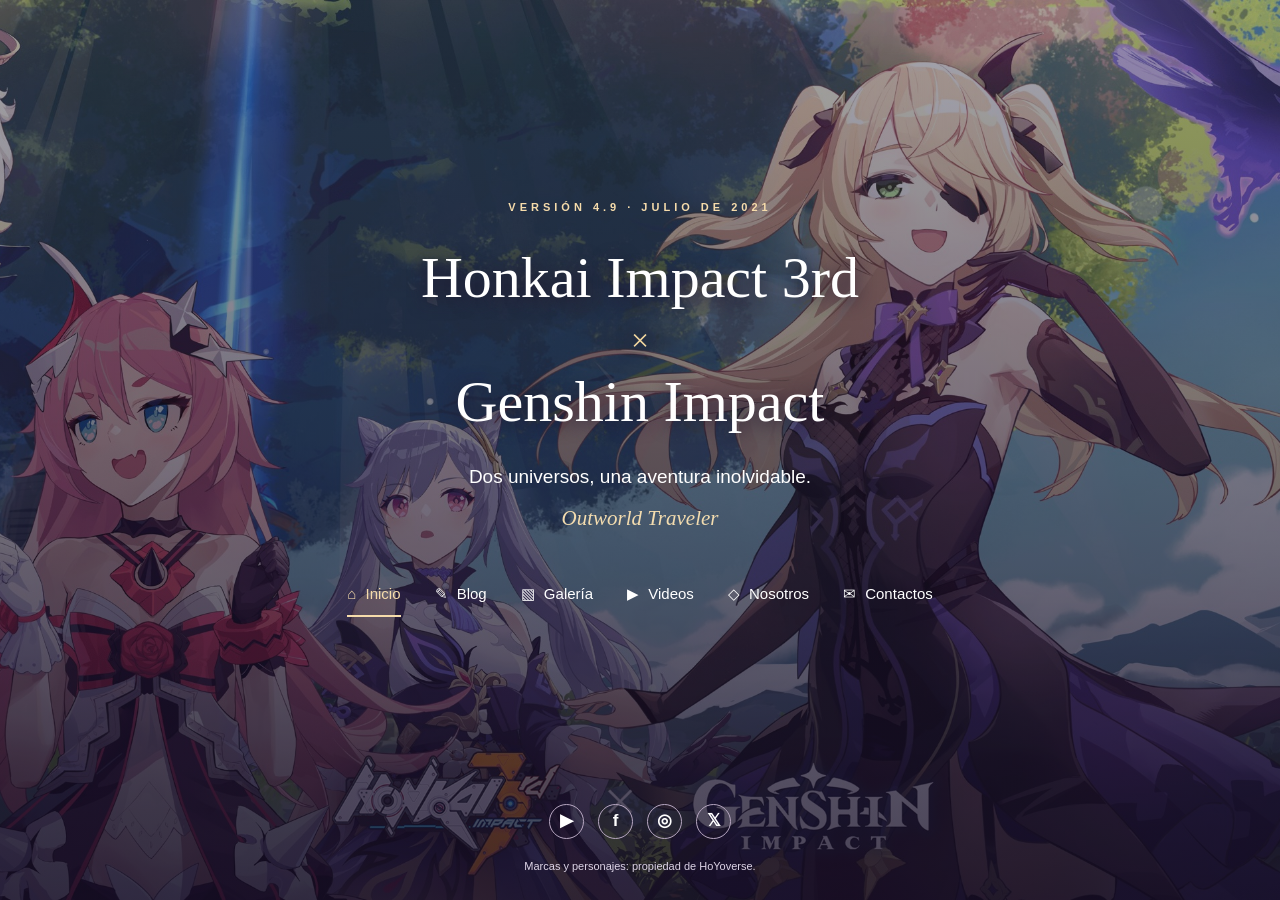
<file: index.html>
<!DOCTYPE html>
<html lang="es">
<head>
    <meta charset="UTF-8">
    <meta name="viewport" content="width=device-width, initial-scale=1.0">
    <meta name="description" content="Un recuerdo de la colaboración de 2021 entre Honkai Impact 3rd y Genshin Impact: Outworld Traveler.">
    <title>Honkai Impact 3rd × Genshin Impact | Inicio</title>
    <link rel="icon" type="image/png" href="img/favicon.png">
    <link rel="stylesheet" href="css/style.css">
</head>
<body class="portada">
    <main class="inicio">
        <p class="etiqueta">VERSIÓN 4.9 · JULIO DE 2021</p>
        <h1>Honkai Impact 3rd <span class="cruce">×</span> Genshin Impact</h1>
        <p class="eslogan">Dos universos, una aventura inolvidable.</p>
        <p class="subtitulo">Outworld Traveler</p>
        <nav class="menu menu-inicio" aria-label="Navegación principal">
            <a class="activo" href="index.html" aria-current="page"><span aria-hidden="true">⌂</span> Inicio</a>
            <a href="blog.html"><span aria-hidden="true">✎</span> Blog</a>
            <a href="galeria.html"><span aria-hidden="true">▧</span> Galería</a>
            <a href="videos.html"><span aria-hidden="true">▶</span> Videos</a>
            <a href="nosotros.html"><span aria-hidden="true">◇</span> Nosotros</a>
            <a href="contactos.html"><span aria-hidden="true">✉</span> Contactos</a>
        </nav>
    </main>
    <footer class="pie-inicio">
        <nav class="redes" aria-label="Redes oficiales de Honkai Impact 3rd">
            <a href="https://www.youtube.com/@HonkaiImpact3rd" aria-label="YouTube de Honkai Impact 3rd" title="YouTube"><span aria-hidden="true">▶</span></a>
            <a href="https://www.facebook.com/global.honkaiimpact/" aria-label="Facebook de Honkai Impact 3rd" title="Facebook"><span aria-hidden="true">f</span></a>
            <a href="https://www.instagram.com/honkaiimpact3rd/" aria-label="Instagram de Honkai Impact 3rd" title="Instagram"><span aria-hidden="true">◎</span></a>
            <a href="https://x.com/HonkaiImpact3rd" aria-label="X de Honkai Impact 3rd" title="X"><span aria-hidden="true">𝕏</span></a>
        </nav>
        <p>Marcas y personajes: propiedad de HoYoverse.</p>
    </footer>
</body>
</html>
</file>
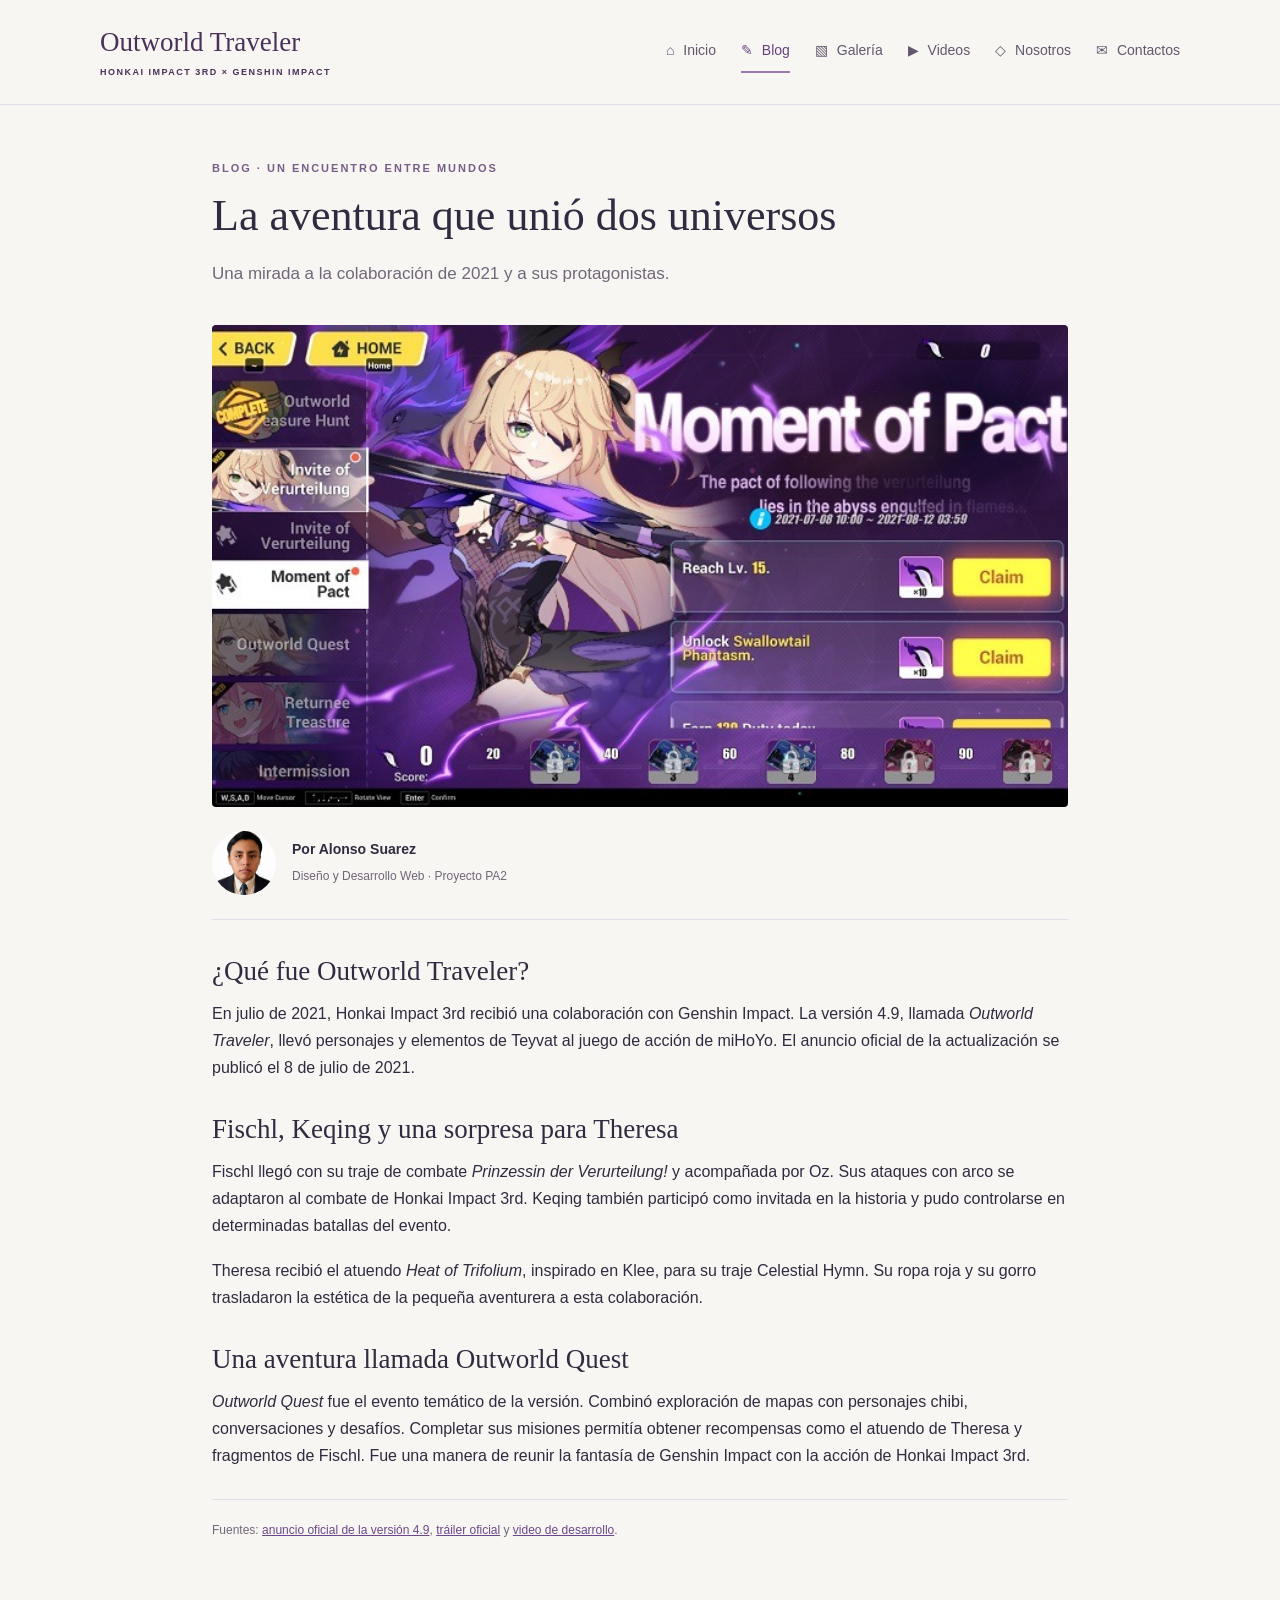
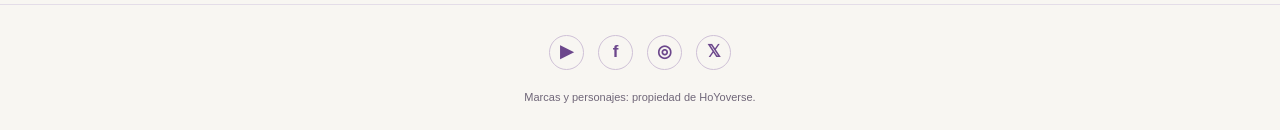
<file: blog.html>
<!DOCTYPE html>
<html lang="es">
<head>
    <meta charset="UTF-8">
    <meta name="viewport" content="width=device-width, initial-scale=1.0">
    <meta name="description" content="Conoce el crossover de 2021, la llegada de Fischl, la participación de Keqing y el evento Outworld Quest.">
    <title>Blog | Outworld Traveler</title>
    <link rel="icon" type="image/png" href="img/favicon.png">
    <link rel="stylesheet" href="css/style.css">
</head>
<body>
    <header class="cabecera">
        <div class="barra">
            <a class="marca" href="index.html">Outworld Traveler<span>HONKAI IMPACT 3RD × GENSHIN IMPACT</span></a>
            <nav class="menu" aria-label="Navegación principal">
                <a href="index.html"><span aria-hidden="true">⌂</span> Inicio</a>
                <a class="activo" href="blog.html" aria-current="page"><span aria-hidden="true">✎</span> Blog</a>
                <a href="galeria.html"><span aria-hidden="true">▧</span> Galería</a>
                <a href="videos.html"><span aria-hidden="true">▶</span> Videos</a>
                <a href="nosotros.html"><span aria-hidden="true">◇</span> Nosotros</a>
                <a href="contactos.html"><span aria-hidden="true">✉</span> Contactos</a>
            </nav>
        </div>
    </header>
    <main class="contenido">
        <article class="articulo">
            <p class="etiqueta">BLOG · UN ENCUENTRO ENTRE MUNDOS</p>
            <h1>La aventura que unió dos universos</h1>
            <p class="introduccion">Una mirada a la colaboración de 2021 y a sus protagonistas.</p>
            <img class="imagen-blog" src="img/blog.jpg" alt="Fischl en la pantalla del evento Moment of Pact durante la colaboración de Honkai Impact 3rd y Genshin Impact" width="700" height="394">
            <div class="autor">
                <img src="img/autor.jpg" alt="Retrato de Alonso Suarez, autor del sitio" width="64" height="64">
                <div><p>Por Alonso Suarez</p><span>Diseño y Desarrollo Web · Proyecto PA2</span></div>
            </div>
            <h2>¿Qué fue Outworld Traveler?</h2>
            <p>En julio de 2021, Honkai Impact 3rd recibió una colaboración con Genshin Impact. La versión 4.9, llamada <em>Outworld Traveler</em>, llevó personajes y elementos de Teyvat al juego de acción de miHoYo. El anuncio oficial de la actualización se publicó el 8 de julio de 2021.</p>
            <h2>Fischl, Keqing y una sorpresa para Theresa</h2>
            <p>Fischl llegó con su traje de combate <em>Prinzessin der Verurteilung!</em> y acompañada por Oz. Sus ataques con arco se adaptaron al combate de Honkai Impact 3rd. Keqing también participó como invitada en la historia y pudo controlarse en determinadas batallas del evento.</p>
            <p>Theresa recibió el atuendo <em>Heat of Trifolium</em>, inspirado en Klee, para su traje Celestial Hymn. Su ropa roja y su gorro trasladaron la estética de la pequeña aventurera a esta colaboración.</p>
            <h2>Una aventura llamada Outworld Quest</h2>
            <p><em>Outworld Quest</em> fue el evento temático de la versión. Combinó exploración de mapas con personajes chibi, conversaciones y desafíos. Completar sus misiones permitía obtener recompensas como el atuendo de Theresa y fragmentos de Fischl. Fue una manera de reunir la fantasía de Genshin Impact con la acción de Honkai Impact 3rd.</p>
            <p class="fuentes">Fuentes: <a href="https://www.hoyolab.com/article/529323">anuncio oficial de la versión 4.9</a>, <a href="https://www.youtube.com/watch?v=KgnqhEYO-0s">tráiler oficial</a> y <a href="https://www.youtube.com/watch?v=KMlNWz0NUnk">video de desarrollo</a>.</p>
        </article>
    </main>
    <footer class="pie">
        <nav class="redes" aria-label="Redes oficiales de Honkai Impact 3rd">
            <a href="https://www.youtube.com/@HonkaiImpact3rd" aria-label="YouTube de Honkai Impact 3rd" title="YouTube"><span aria-hidden="true">▶</span></a>
            <a href="https://www.facebook.com/global.honkaiimpact/" aria-label="Facebook de Honkai Impact 3rd" title="Facebook"><span aria-hidden="true">f</span></a>
            <a href="https://www.instagram.com/honkaiimpact3rd/" aria-label="Instagram de Honkai Impact 3rd" title="Instagram"><span aria-hidden="true">◎</span></a>
            <a href="https://x.com/HonkaiImpact3rd" aria-label="X de Honkai Impact 3rd" title="X"><span aria-hidden="true">𝕏</span></a>
        </nav>
        <p>Marcas y personajes: propiedad de HoYoverse.</p>
    </footer>
</body>
</html>
</file>
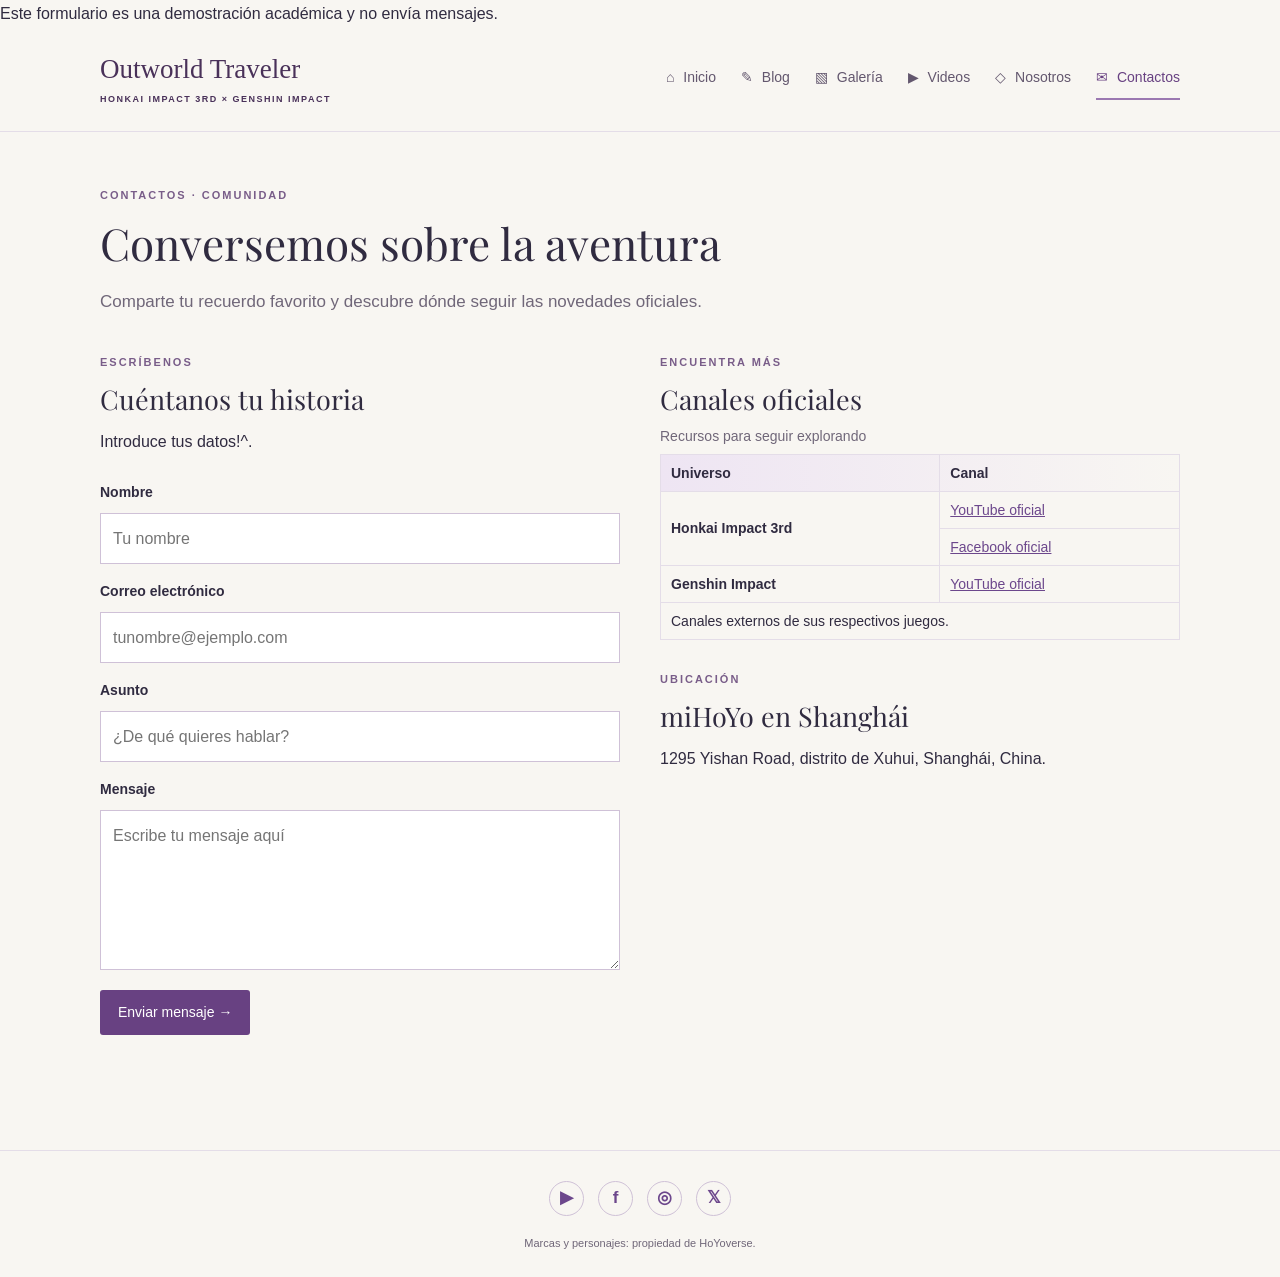
<file: contactos.html>
Este formulario es una demostración académica y no envía mensajes.<!DOCTYPE html>
<html lang="es">
<head>
    <meta charset="UTF-8">
    <meta name="viewport" content="width=device-width, initial-scale=1.0">
    <meta name="description" content="Explora los canales oficiales y comparte tu recuerdo de Outworld Traveler.">
    <title>Contactos | Outworld Traveler</title>
    <link rel="icon" type="image/png" href="img/favicon.png">
    <link rel="preconnect" href="https://fonts.googleapis.com">
    <link rel="preconnect" href="https://fonts.gstatic.com" crossorigin>
    <link href="https://fonts.googleapis.com/css2?family=Playfair+Display:wght@400;600&display=swap" rel="stylesheet">
    <link rel="stylesheet" href="css/style.css">
    <script src="js/contactos.js" defer></script>
</head>
<body>
    <header class="cabecera">
        <div class="barra">
            <a class="marca" href="index.html">Outworld Traveler<span>HONKAI IMPACT 3RD × GENSHIN IMPACT</span></a>
            <nav class="menu" aria-label="Navegación principal">
                <a href="index.html"><span aria-hidden="true">⌂</span> Inicio</a>
                <a href="blog.html"><span aria-hidden="true">✎</span> Blog</a>
                <a href="galeria.html"><span aria-hidden="true">▧</span> Galería</a>
                <a href="videos.html"><span aria-hidden="true">▶</span> Videos</a>
                <a href="nosotros.html"><span aria-hidden="true">◇</span> Nosotros</a>
                <a class="activo" href="contactos.html" aria-current="page"><span aria-hidden="true">✉</span> Contactos</a>
            </nav>
        </div>
    </header>
    <main class="contenido pagina-pa3">
        <p class="etiqueta">CONTACTOS · COMUNIDAD</p>
        <h1>Conversemos sobre la aventura</h1>
        <p class="introduccion">Comparte tu recuerdo favorito y descubre dónde seguir las novedades oficiales.</p>
        <div class="contactos-grid">
            <section class="panel-contacto" aria-labelledby="titulo-formulario">
                <p class="etiqueta">ESCRÍBENOS</p>
                <h2 id="titulo-formulario">Cuéntanos tu historia</h2>
                <p>Introduce tus datos!^.</p>
                <form id="formulario-contacto">
                    <label for="nombre">Nombre</label>
                    <input id="nombre" name="nombre" type="text" placeholder="Tu nombre" required autocomplete="name">
                    <label for="correo">Correo electrónico</label>
                    <input id="correo" name="correo" type="email" placeholder="tunombre@ejemplo.com" required autocomplete="email">
                    <label for="asunto">Asunto</label>
                    <input id="asunto" name="asunto" type="text" placeholder="¿De qué quieres hablar?" required>
                    <label for="mensaje">Mensaje</label>
                    <textarea id="mensaje" name="mensaje" rows="5" placeholder="Escribe tu mensaje aquí" required></textarea>
                    <button type="submit">Enviar mensaje <span aria-hidden="true">→</span></button>
                    <p class="estado-formulario" role="status" aria-live="polite"></p>
                </form>
            </section>
            <div class="contactos-info">
                <section class="panel-contacto" aria-labelledby="titulo-canales">
                    <p class="etiqueta">ENCUENTRA MÁS</p>
                    <h2 id="titulo-canales">Canales oficiales</h2>
                    <div class="tabla-contenedor">
                        <table>
                            <caption>Recursos para seguir explorando</caption>
                            <thead><tr><th scope="col">Universo</th><th scope="col">Canal</th></tr></thead>
                            <tbody>
                                <tr><th scope="rowgroup" rowspan="2">Honkai Impact 3rd</th><td><a href="https://www.youtube.com/@HonkaiImpact3rd">YouTube oficial</a></td></tr>
                                <tr><td><a href="https://www.facebook.com/global.honkaiimpact/">Facebook oficial</a></td></tr>
                                <tr><th scope="row">Genshin Impact</th><td><a href="https://www.youtube.com/@GenshinImpact">YouTube oficial</a></td></tr>
                                <tr><td colspan="2">Canales externos de sus respectivos juegos.</td></tr>
                            </tbody>
                        </table>
                    </div>
                </section>
                <section class="panel-contacto" aria-labelledby="titulo-mapa">
                    <p class="etiqueta">UBICACIÓN</p>
                    <h2 id="titulo-mapa">miHoYo en Shanghái</h2>
                    <p>1295 Yishan Road, distrito de Xuhui, Shanghái, China.</p>
                    <iframe class="mapa" title="Mapa de las oficinas de miHoYo en 1295 Yishan Road, Shanghái" src="https://maps.google.com/maps?q=1295%20Yishan%20Road%2C%20Xuhui%2C%20Shanghai%2C%20China&amp;z=16&amp;output=embed" loading="lazy" referrerpolicy="no-referrer-when-downgrade"></iframe>
                </section>
            </div>
        </div>
    </main>
    <footer class="pie">
        <nav class="redes" aria-label="Redes oficiales de Honkai Impact 3rd">
            <a href="https://www.youtube.com/@HonkaiImpact3rd" aria-label="YouTube de Honkai Impact 3rd" title="YouTube"><span aria-hidden="true">▶</span></a>
            <a href="https://www.facebook.com/global.honkaiimpact/" aria-label="Facebook de Honkai Impact 3rd" title="Facebook"><span aria-hidden="true">f</span></a>
            <a href="https://www.instagram.com/honkaiimpact3rd/" aria-label="Instagram de Honkai Impact 3rd" title="Instagram"><span aria-hidden="true">◎</span></a>
            <a href="https://x.com/HonkaiImpact3rd" aria-label="X de Honkai Impact 3rd" title="X"><span aria-hidden="true">𝕏</span></a>
        </nav>
        <p>Marcas y personajes: propiedad de HoYoverse.</p>
    </footer>
</body>
</html>
</file>
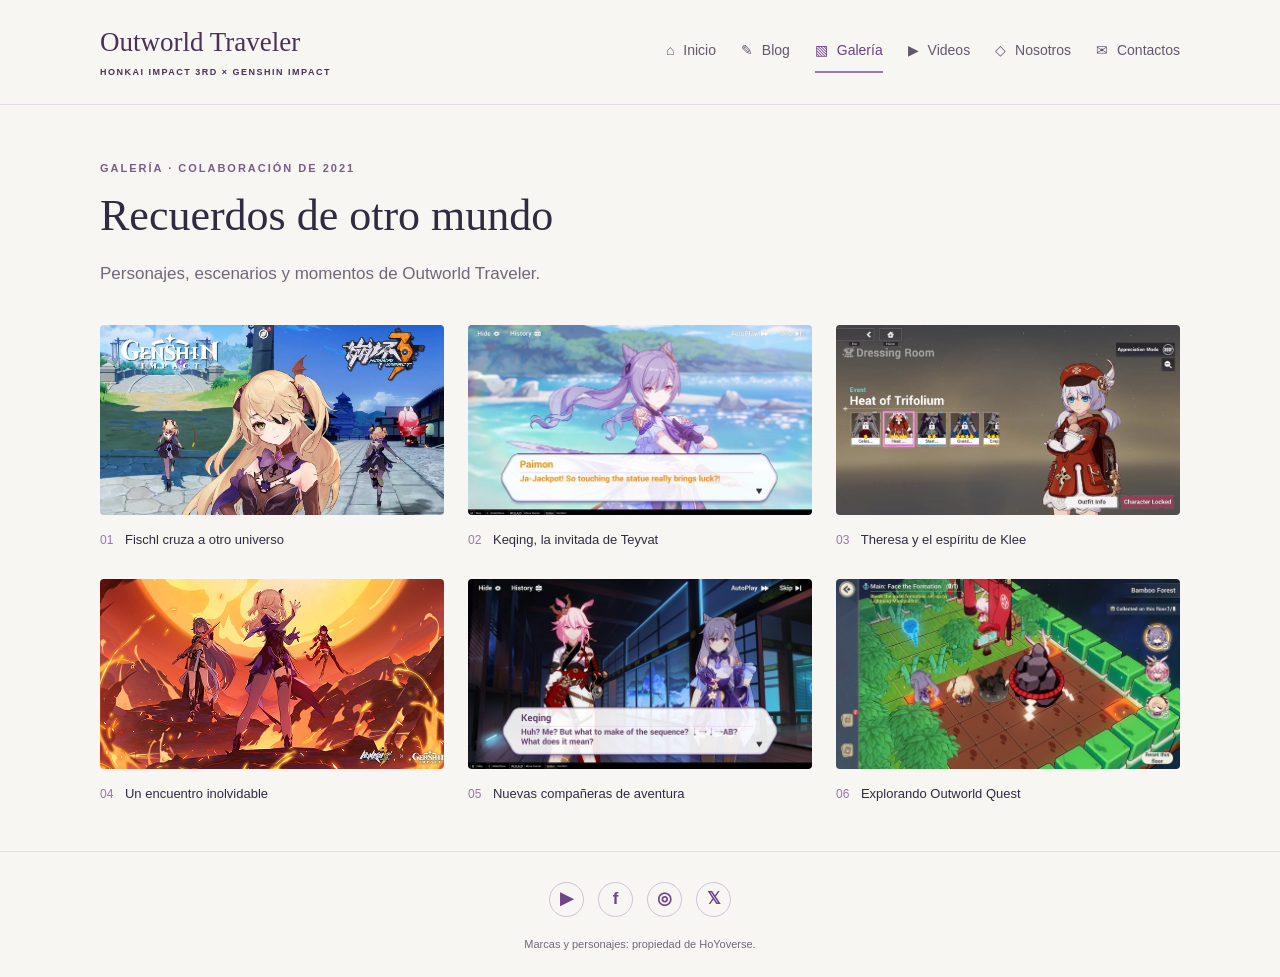
<file: galeria.html>
<!DOCTYPE html>
<html lang="es">
<head>
    <meta charset="UTF-8">
    <meta name="viewport" content="width=device-width, initial-scale=1.0">
    <meta name="description" content="Seis recuerdos visuales de la colaboración Honkai Impact 3rd × Genshin Impact de 2021.">
    <title>Galería | Outworld Traveler</title>
    <link rel="icon" type="image/png" href="img/favicon.png">
    <link rel="stylesheet" href="css/style.css">
</head>
<body>
    <header class="cabecera">
        <div class="barra">
            <a class="marca" href="index.html">Outworld Traveler<span>HONKAI IMPACT 3RD × GENSHIN IMPACT</span></a>
            <nav class="menu" aria-label="Navegación principal">
                <a href="index.html"><span aria-hidden="true">⌂</span> Inicio</a>
                <a href="blog.html"><span aria-hidden="true">✎</span> Blog</a>
                <a class="activo" href="galeria.html" aria-current="page"><span aria-hidden="true">▧</span> Galería</a>
                <a href="videos.html"><span aria-hidden="true">▶</span> Videos</a>
                <a href="nosotros.html"><span aria-hidden="true">◇</span> Nosotros</a>
                <a href="contactos.html"><span aria-hidden="true">✉</span> Contactos</a>
            </nav>
        </div>
    </header>
    <main class="contenido">
        <section aria-labelledby="titulo-galeria">
            <p class="etiqueta">GALERÍA · COLABORACIÓN DE 2021</p>
            <h1 id="titulo-galeria">Recuerdos de otro mundo</h1>
            <p class="introduccion">Personajes, escenarios y momentos de Outworld Traveler.</p>
            <div class="galeria">
                <figure>
                    <img src="img/galeria1.jpg" alt="Fischl en una imagen de la colaboración con los logotipos de Genshin Impact y Honkai Impact 3rd" width="1280" height="720">
                    <figcaption><span>01</span> Fischl cruza a otro universo</figcaption>
                </figure>
                <figure>
                    <img src="img/galeria2.jpg" alt="Keqing junto al mar durante un diálogo del evento de colaboración" width="700" height="395">
                    <figcaption><span>02</span> Keqing, la invitada de Teyvat</figcaption>
                </figure>
                <figure>
                    <img src="img/galeria3.jpg" alt="Theresa con el atuendo rojo Heat of Trifolium inspirado en Klee" width="1778" height="1000">
                    <figcaption><span>03</span> Theresa y el espíritu de Klee</figcaption>
                </figure>
                <figure>
                    <img src="img/galeria4.jpg" alt="Ilustración de la colaboración con Fischl, Keqing y Theresa ante un cielo anaranjado" width="720" height="378">
                    <figcaption><span>04</span> Un encuentro inolvidable</figcaption>
                </figure>
                <figure>
                    <img src="img/galeria5.jpg" alt="Conversación entre Rozaliya y Keqing en una escena de Outworld Quest" width="700" height="390">
                    <figcaption><span>05</span> Nuevas compañeras de aventura</figcaption>
                </figure>
                <figure>
                    <img src="img/galeria6.jpg" alt="Personajes chibi recorriendo el mapa del evento Outworld Quest" width="700" height="392">
                    <figcaption><span>06</span> Explorando Outworld Quest</figcaption>
                </figure>
            </div>
        </section>
    </main>
    <footer class="pie">
        <nav class="redes" aria-label="Redes oficiales de Honkai Impact 3rd">
            <a href="https://www.youtube.com/@HonkaiImpact3rd" aria-label="YouTube de Honkai Impact 3rd" title="YouTube"><span aria-hidden="true">▶</span></a>
            <a href="https://www.facebook.com/global.honkaiimpact/" aria-label="Facebook de Honkai Impact 3rd" title="Facebook"><span aria-hidden="true">f</span></a>
            <a href="https://www.instagram.com/honkaiimpact3rd/" aria-label="Instagram de Honkai Impact 3rd" title="Instagram"><span aria-hidden="true">◎</span></a>
            <a href="https://x.com/HonkaiImpact3rd" aria-label="X de Honkai Impact 3rd" title="X"><span aria-hidden="true">𝕏</span></a>
        </nav>
        <p>Marcas y personajes: propiedad de HoYoverse.</p>
    </footer>
</body>
</html>
</file>
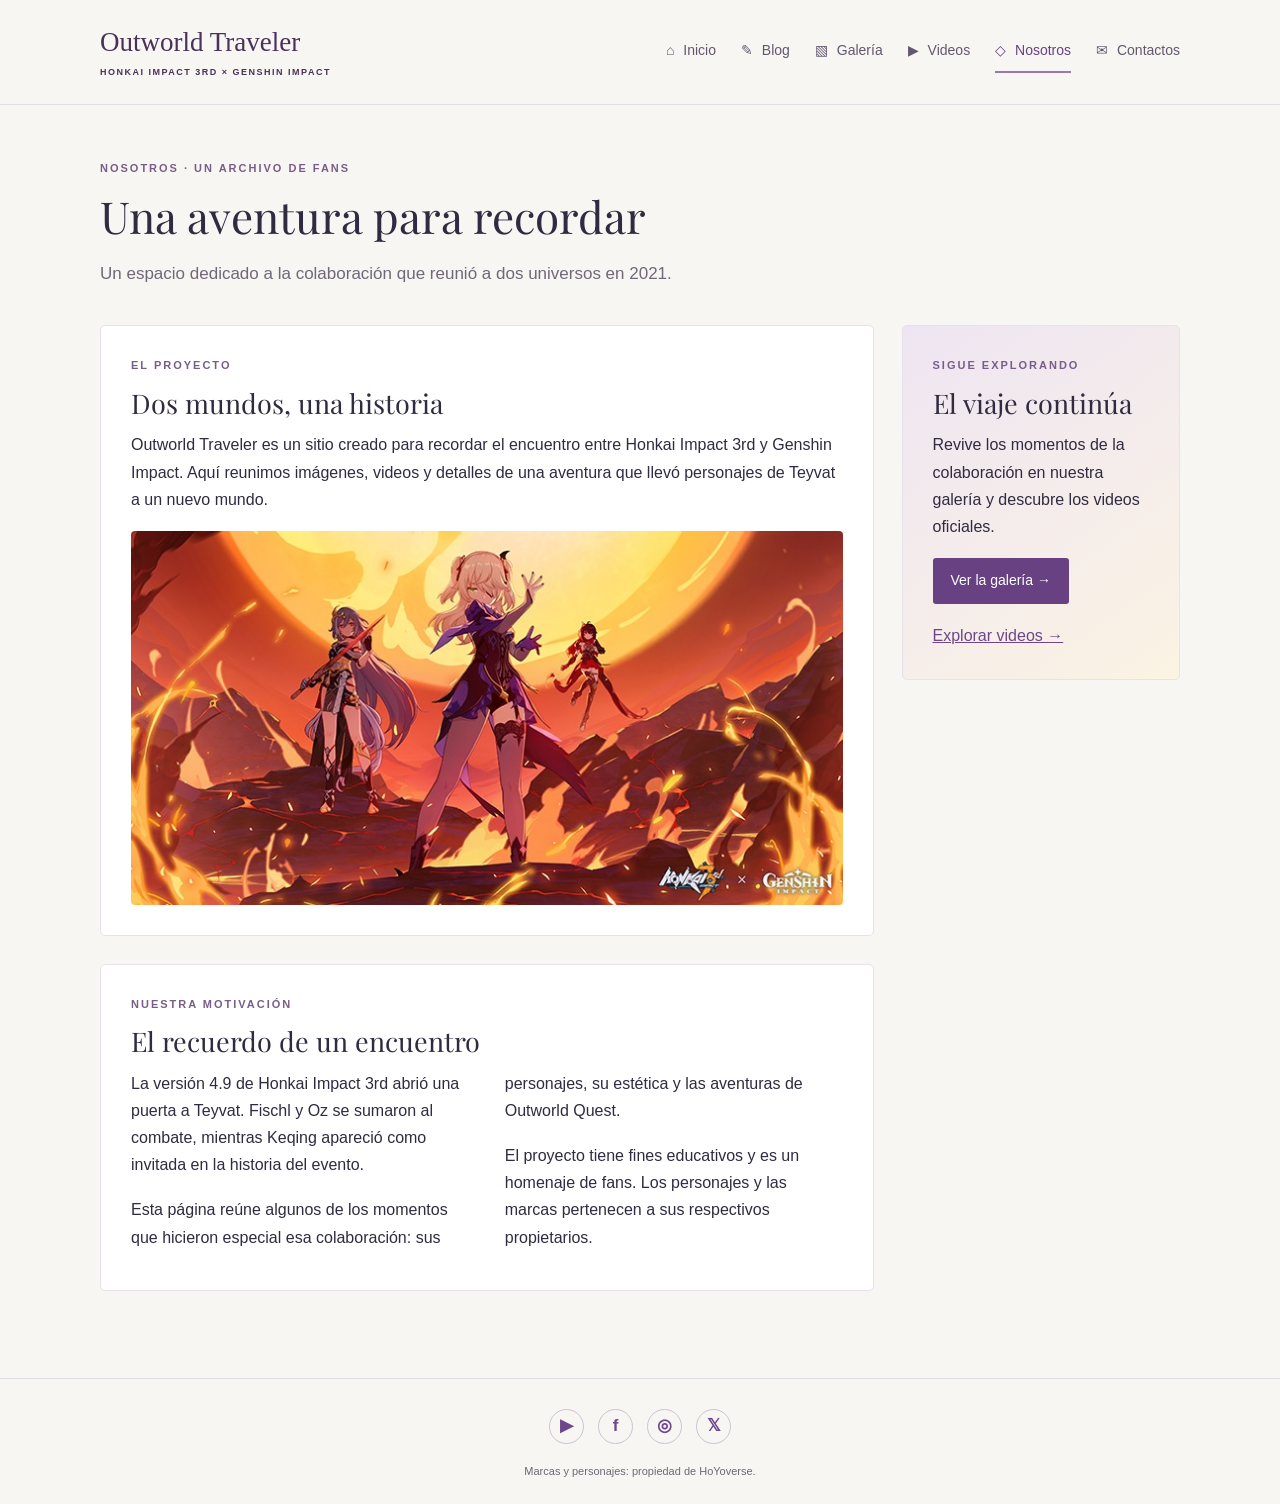
<file: nosotros.html>
<!DOCTYPE html>
<html lang="es">
<head>
    <meta charset="UTF-8">
    <meta name="viewport" content="width=device-width, initial-scale=1.0">
    <meta name="description" content="Conoce el propósito de este sitio de fans dedicado a Outworld Traveler.">
    <title>Nosotros | Outworld Traveler</title>
    <link rel="icon" type="image/png" href="img/favicon.png">
    <link rel="preconnect" href="https://fonts.googleapis.com">
    <link rel="preconnect" href="https://fonts.gstatic.com" crossorigin>
    <link href="https://fonts.googleapis.com/css2?family=Playfair+Display:wght@400;600&display=swap" rel="stylesheet">
    <link rel="stylesheet" href="css/style.css">
</head>
<body>
    <header class="cabecera">
        <div class="barra">
            <a class="marca" href="index.html">Outworld Traveler<span>HONKAI IMPACT 3RD × GENSHIN IMPACT</span></a>
            <nav class="menu" aria-label="Navegación principal">
                <a href="index.html"><span aria-hidden="true">⌂</span> Inicio</a>
                <a href="blog.html"><span aria-hidden="true">✎</span> Blog</a>
                <a href="galeria.html"><span aria-hidden="true">▧</span> Galería</a>
                <a href="videos.html"><span aria-hidden="true">▶</span> Videos</a>
                <a class="activo" href="nosotros.html" aria-current="page"><span aria-hidden="true">◇</span> Nosotros</a>
                <a href="contactos.html"><span aria-hidden="true">✉</span> Contactos</a>
            </nav>
        </div>
    </header>
    <main class="contenido pagina-pa3">
        <p class="etiqueta">NOSOTROS · UN ARCHIVO DE FANS</p>
        <h1>Una aventura para recordar</h1>
        <p class="introduccion">Un espacio dedicado a la colaboración que reunió a dos universos en 2021.</p>
        <div class="nosotros-grid">
            <section class="nosotros-presentacion" aria-labelledby="titulo-historia">
                <p class="etiqueta">EL PROYECTO</p>
                <h2 id="titulo-historia">Dos mundos, una historia</h2>
                <p>Outworld Traveler es un sitio creado para recordar el encuentro entre Honkai Impact 3rd y Genshin Impact. Aquí reunimos imágenes, videos y detalles de una aventura que llevó personajes de Teyvat a un nuevo mundo.</p>
                <img src="img/galeria4.jpg" alt="Fischl, Keqing y Theresa en una ilustración de la colaboración" width="720" height="378">
            </section>
            <section class="nosotros-historia" aria-labelledby="titulo-recuerdo">
                <p class="etiqueta">NUESTRA MOTIVACIÓN</p>
                <h2 id="titulo-recuerdo">El recuerdo de un encuentro</h2>
                <div class="texto-columnas">
                    <p>La versión 4.9 de Honkai Impact 3rd abrió una puerta a Teyvat. Fischl y Oz se sumaron al combate, mientras Keqing apareció como invitada en la historia del evento.</p>
                    <p>Esta página reúne algunos de los momentos que hicieron especial esa colaboración: sus personajes, su estética y las aventuras de Outworld Quest.</p>
                    <p>El proyecto tiene fines educativos y es un homenaje de fans. Los personajes y las marcas pertenecen a sus respectivos propietarios.</p>
                </div>
            </section>
            <aside class="nosotros-aside" aria-labelledby="titulo-explora">
                <p class="etiqueta">SIGUE EXPLORANDO</p>
                <h2 id="titulo-explora">El viaje continúa</h2>
                <p>Revive los momentos de la colaboración en nuestra galería y descubre los videos oficiales.</p>
                <a class="boton-enlace" href="galeria.html">Ver la galería <span aria-hidden="true">→</span></a>
                <a class="enlace-secundario" href="videos.html">Explorar videos →</a>
            </aside>
        </div>
    </main>
    <footer class="pie">
        <nav class="redes" aria-label="Redes oficiales de Honkai Impact 3rd">
            <a href="https://www.youtube.com/@HonkaiImpact3rd" aria-label="YouTube de Honkai Impact 3rd" title="YouTube"><span aria-hidden="true">▶</span></a>
            <a href="https://www.facebook.com/global.honkaiimpact/" aria-label="Facebook de Honkai Impact 3rd" title="Facebook"><span aria-hidden="true">f</span></a>
            <a href="https://www.instagram.com/honkaiimpact3rd/" aria-label="Instagram de Honkai Impact 3rd" title="Instagram"><span aria-hidden="true">◎</span></a>
            <a href="https://x.com/HonkaiImpact3rd" aria-label="X de Honkai Impact 3rd" title="X"><span aria-hidden="true">𝕏</span></a>
        </nav>
        <p>Marcas y personajes: propiedad de HoYoverse.</p>
    </footer>
</body>
</html>
</file>
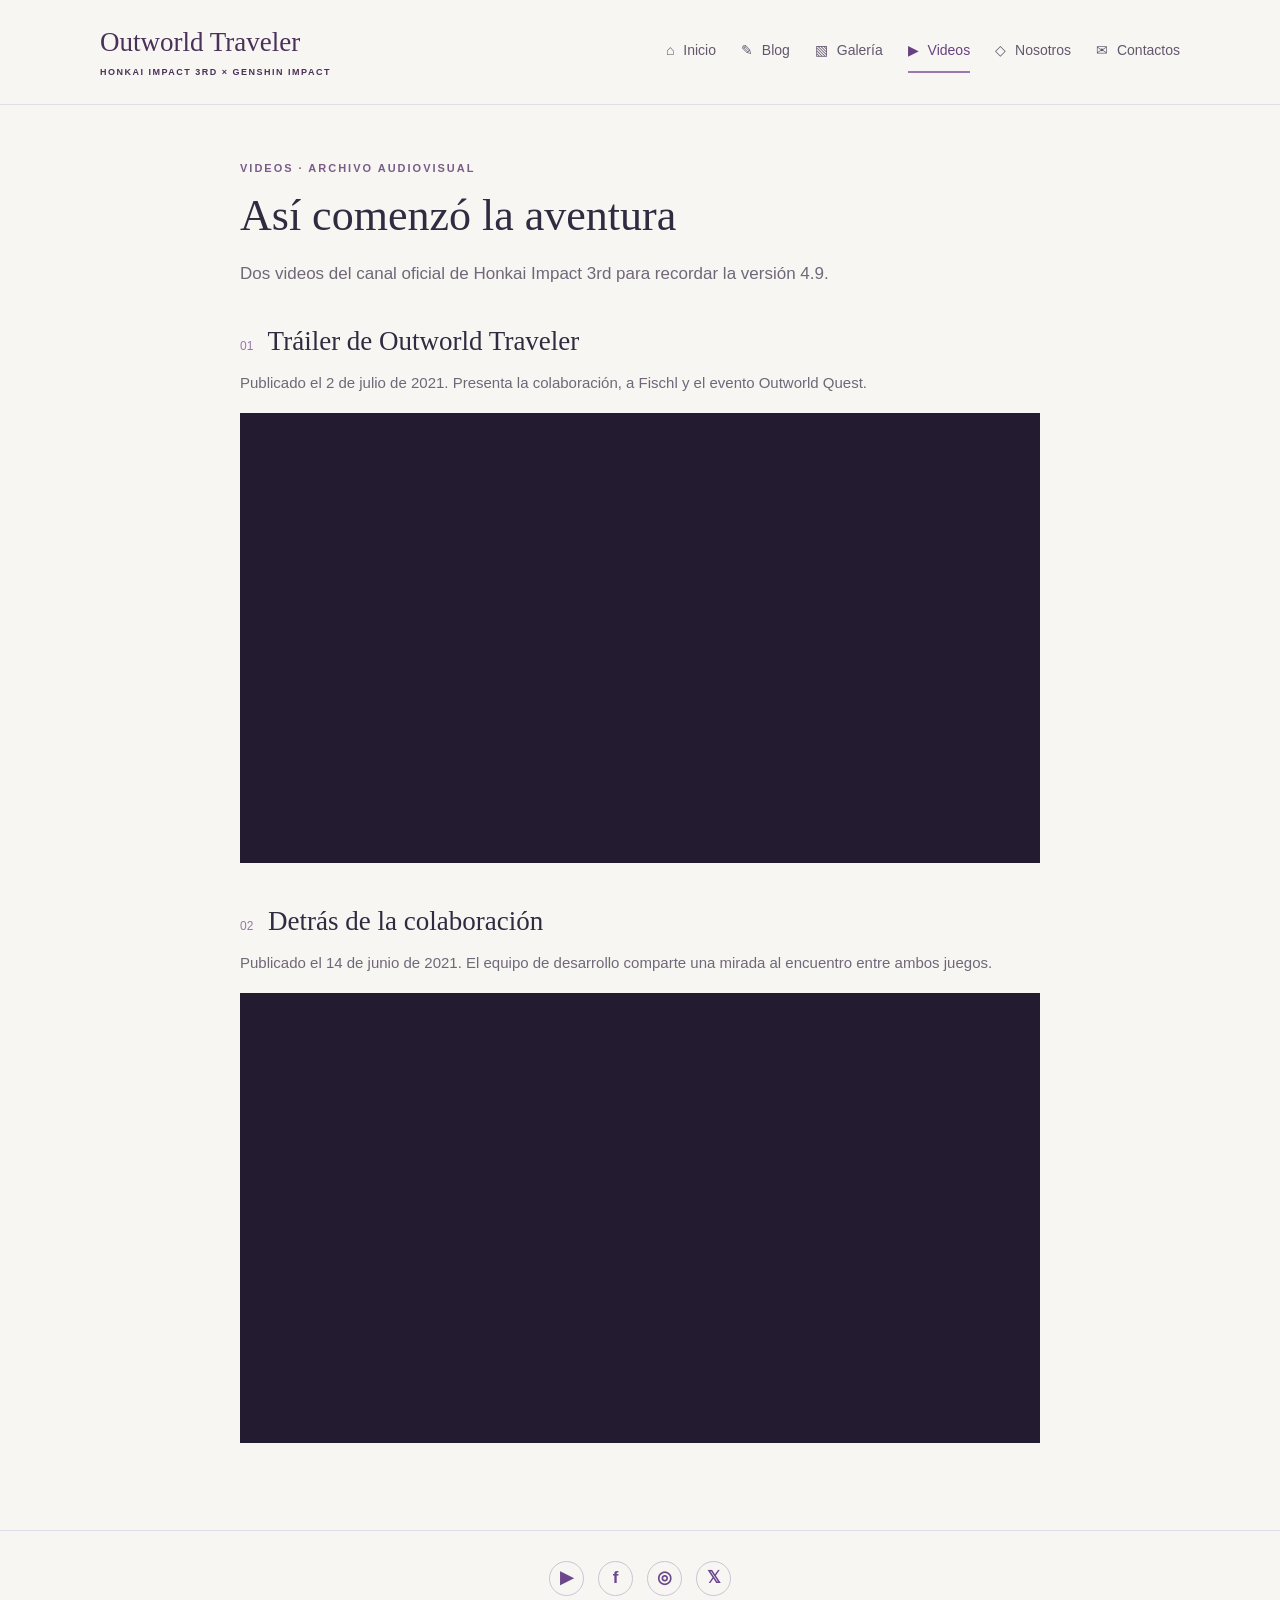
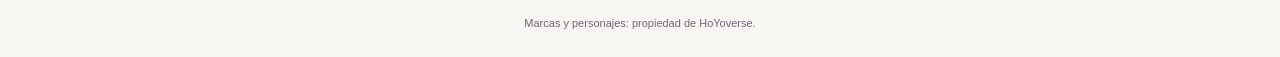
<file: videos.html>
<!DOCTYPE html>
<html lang="es">
<head>
    <meta charset="UTF-8">
    <meta name="viewport" content="width=device-width, initial-scale=1.0">
    <meta name="referrer" content="strict-origin-when-cross-origin">
    <meta name="description" content="Tráiler y video de desarrollo oficiales de la colaboración Outworld Traveler, versión 4.9 de Honkai Impact 3rd.">
    <title>Videos | Outworld Traveler</title>
    <link rel="icon" type="image/png" href="img/favicon.png">
    <link rel="stylesheet" href="css/style.css">
</head>
<body>
    <header class="cabecera">
        <div class="barra">
            <a class="marca" href="index.html">Outworld Traveler<span>HONKAI IMPACT 3RD × GENSHIN IMPACT</span></a>
            <nav class="menu" aria-label="Navegación principal">
                <a href="index.html"><span aria-hidden="true">⌂</span> Inicio</a>
                <a href="blog.html"><span aria-hidden="true">✎</span> Blog</a>
                <a href="galeria.html"><span aria-hidden="true">▧</span> Galería</a>
                <a class="activo" href="videos.html" aria-current="page"><span aria-hidden="true">▶</span> Videos</a>
                <a href="nosotros.html"><span aria-hidden="true">◇</span> Nosotros</a>
                <a href="contactos.html"><span aria-hidden="true">✉</span> Contactos</a>
            </nav>
        </div>
    </header>
    <main class="contenido contenido-videos">
        <section aria-labelledby="titulo-videos">
            <p class="etiqueta">VIDEOS · ARCHIVO AUDIOVISUAL</p>
            <h1 id="titulo-videos">Así comenzó la aventura</h1>
            <p class="introduccion">Dos videos del canal oficial de Honkai Impact 3rd para recordar la versión 4.9.</p>
            <article class="video">
                <h2><span>01</span> Tráiler de Outworld Traveler</h2>
                <p>Publicado el 2 de julio de 2021. Presenta la colaboración, a Fischl y el evento Outworld Quest.</p>
                <div class="reproductor">
                    <iframe src="https://www.youtube.com/embed/KgnqhEYO-0s" title="Tráiler oficial de la versión 4.9 Outworld Traveler" width="800" height="450" referrerpolicy="strict-origin-when-cross-origin" allow="accelerometer; autoplay; clipboard-write; encrypted-media; gyroscope; picture-in-picture; web-share" allowfullscreen></iframe>
                </div>
            </article>
            <article class="video">
                <h2><span>02</span> Detrás de la colaboración</h2>
                <p>Publicado el 14 de junio de 2021. El equipo de desarrollo comparte una mirada al encuentro entre ambos juegos.</p>
                <div class="reproductor">
                    <iframe src="https://www.youtube.com/embed/KMlNWz0NUnk" title="Video oficial de desarrollo de la colaboración Honkai Impact 3rd × Genshin Impact" width="800" height="450" referrerpolicy="strict-origin-when-cross-origin" allow="accelerometer; autoplay; clipboard-write; encrypted-media; gyroscope; picture-in-picture; web-share" allowfullscreen></iframe>
                </div>
            </article>
        </section>
    </main>
    <footer class="pie">
        <nav class="redes" aria-label="Redes oficiales de Honkai Impact 3rd">
            <a href="https://www.youtube.com/@HonkaiImpact3rd" aria-label="YouTube de Honkai Impact 3rd" title="YouTube"><span aria-hidden="true">▶</span></a>
            <a href="https://www.facebook.com/global.honkaiimpact/" aria-label="Facebook de Honkai Impact 3rd" title="Facebook"><span aria-hidden="true">f</span></a>
            <a href="https://www.instagram.com/honkaiimpact3rd/" aria-label="Instagram de Honkai Impact 3rd" title="Instagram"><span aria-hidden="true">◎</span></a>
            <a href="https://x.com/HonkaiImpact3rd" aria-label="X de Honkai Impact 3rd" title="X"><span aria-hidden="true">𝕏</span></a>
        </nav>
        <p>Marcas y personajes: propiedad de HoYoverse.</p>
    </footer>
</body>
</html>
</file>
<file: css/style.css>
* {
    box-sizing: border-box;
}

body {
    margin: 0;
    color: #302b40;
    background-color: #f8f6f2;
    font-family: Arial, Helvetica, sans-serif;
    line-height: 1.7;
}

a {
    color: #6c478c;
}

a:hover {
    color: #412858;
}

a:focus-visible {
    outline: 3px solid #b58b35;
    outline-offset: 5px;
}

img {
    max-width: 100%;
}

h1, h2, .marca {
    font-family: Georgia, "Times New Roman", serif;
    font-weight: normal;
    line-height: 1.2;
}

h1 {
    margin: 12px 0 18px;
    font-size: 44px;
}

h2 {
    margin: 32px 0 12px;
    font-size: 27px;
}

p {
    margin: 0 0 18px;
}

.etiqueta {
    margin: 0;
    color: #795d89;
    font-size: 11px;
    font-weight: bold;
    letter-spacing: 2px;
}

.introduccion {
    margin-bottom: 36px;
    color: #706779;
    font-size: 17px;
}

/* Portada: fondo y contenido centrado con Flexbox */
.portada {
    min-height: 100vh;
    display: flex;
    flex-direction: column;
    color: #ffffff;
    background-color: #211b35;
    background-image: linear-gradient(rgba(19, 17, 39, 0.37), rgba(22, 13, 38, 0.78)), url("../img/fondo.jpg");
    background-size: cover;
    background-position: center;
}

.inicio {
    flex: 1;
    width: 100%;
    padding: 100px 24px 60px;
    display: flex;
    flex-direction: column;
    justify-content: center;
    align-items: center;
    text-align: center;
}

.inicio .etiqueta {
    color: #f6dcab;
    letter-spacing: 4px;
}

.inicio h1 {
    max-width: 920px;
    margin: 27px 0 24px;
    font-size: 58px;
    text-shadow: 0 3px 18px #21162d;
}

.cruce {
    display: block;
    margin: 8px 0;
    color: #f4d9a0;
    font-size: 32px;
}

.eslogan {
    margin: 0 0 8px;
    font-size: 19px;
}

.subtitulo {
    margin: 0 0 36px;
    color: #f3dcaf;
    font-family: Georgia, "Times New Roman", serif;
    font-size: 21px;
    font-style: italic;
}

.menu {
    display: flex;
    justify-content: center;
    align-items: center;
    flex-wrap: wrap;
    gap: 25px;
}

.menu a {
    padding: 8px 0;
    color: #63576e;
    border-bottom: 2px solid transparent;
    font-size: 14px;
    text-decoration: none;
}

.menu a span {
    margin-right: 5px;
}

.menu a:hover, .menu a.activo {
    color: #684182;
    border-bottom-color: #9b78b1;
}

.menu-inicio {
    gap: 34px;
}

.menu-inicio a {
    color: #ffffff;
    font-size: 15px;
}

.menu-inicio a:hover, .menu-inicio a.activo {
    color: #f6dcab;
    border-bottom-color: #f6dcab;
}

/* Cabecera fija de las tres paginas interiores */
.cabecera {
    position: fixed;
    top: 0;
    left: 0;
    z-index: 10;
    width: 100%;
    background-color: #f8f6f2;
    border-bottom: 1px solid #e4dde8;
}

.barra {
    max-width: 1136px;
    min-height: 104px;
    margin: 0 auto;
    padding: 18px 28px;
    display: flex;
    justify-content: space-between;
    align-items: center;
    gap: 25px;
}

.marca {
    color: #493159;
    font-size: 27px;
    text-decoration: none;
}

.marca span {
    display: block;
    margin-top: 9px;
    font-family: Arial, Helvetica, sans-serif;
    font-size: 9px;
    font-weight: bold;
    letter-spacing: 1.5px;
}

.contenido {
    max-width: 1136px;
    margin: 0 auto;
    padding: 158px 28px 30px;
}

.articulo, .contenido-videos {
    max-width: 856px;
    margin-right: auto;
    margin-left: auto;
}

.imagen-blog {
    display: block;
    width: 100%;
    height: auto;
    border-radius: 4px;
}

.autor {
    margin: 24px 0 35px;
    padding-bottom: 24px;
    display: flex;
    align-items: center;
    gap: 16px;
    border-bottom: 1px solid #e4dde8;
}

.autor img {
    width: 64px;
    height: 64px;
    flex-shrink: 0;
    border-radius: 50%;
    object-fit: cover;
    object-position: center 25%;
}

.autor p {
    margin: 0;
    font-size: 14px;
    font-weight: bold;
}

.autor span, .fuentes {
    color: #706779;
    font-size: 12px;
}

.articulo > p {
    text-align: left;
}

.fuentes {
    margin-top: 30px;
    padding-top: 20px;
    border-top: 1px solid #e4dde8;
}

/* Galeria: dos filas de tres imagenes en pantallas amplias */
.galeria {
    display: flex;
    flex-wrap: wrap;
    gap: 28px 24px;
}

.galeria figure {
    width: calc((100% - 48px) / 3);
    margin: 0;
}

.galeria img {
    display: block;
    width: 100%;
    height: 190px;
    object-fit: cover;
    border-radius: 4px;
    transition: transform 0.2s;
}

.galeria img:hover {
    transform: scale(1.05);
}

.galeria figcaption {
    padding-top: 14px;
    font-size: 13px;
}

.galeria figcaption span, .video h2 span {
    margin-right: 8px;
    color: #9875ac;
    font-family: Arial, Helvetica, sans-serif;
    font-size: 12px;
}

/* La altura de los videos se adapta al ancho en proporcion 16:9 */
.video {
    margin-bottom: 42px;
}

.video p {
    color: #706779;
    font-size: 15px;
}

.reproductor {
    position: relative;
    height: 0;
    padding-bottom: 56.25%;
    background-color: #231c31;
}

.reproductor iframe {
    position: absolute;
    top: 0;
    left: 0;
    width: 100%;
    height: 100%;
    border: 0;
}

.enlace-video {
    display: inline-block;
    margin-top: 12px;
    font-size: 13px;
}

/* Redes sociales */
.pie, .pie-inicio {
    padding: 30px 24px 24px;
    text-align: center;
}

.pie {
    margin-top: 15px;
    border-top: 1px solid #e4dde8;
}

.redes {
    display: flex;
    justify-content: center;
    align-items: center;
    gap: 14px;
}

.redes a {
    width: 35px;
    height: 35px;
    display: flex;
    justify-content: center;
    align-items: center;
    color: #6c478c;
    border: 1px solid #cfc1d7;
    border-radius: 50%;
    font-size: 17px;
    font-weight: bold;
    text-decoration: none;
}

.redes a:hover {
    color: #ffffff;
    background-color: #6c478c;
    border-color: #6c478c;
}

.pie-inicio .redes a {
    color: #ffffff;
    border-color: #b7a7c1;
}

.pie-inicio .redes a:hover {
    color: #302b40;
    background-color: #f6dcab;
    border-color: #f6dcab;
}

.pie p, .pie-inicio p {
    margin: 18px 0 0;
    color: #706779;
    font-size: 11px;
}

.pie-inicio p {
    color: #ddd4e6;
}

.pagina-pa3 h1, .pagina-pa3 h2 {
    font-family: "Playfair Display", Georgia, "Times New Roman", serif;
}

.pagina-pa3 {
    padding-bottom: 72px;
}

.nosotros-grid {
    display: grid;
    grid-template-columns: minmax(0, 1fr) minmax(230px, 0.36fr);
    grid-template-areas:
        "presentacion exploracion"
        "historia exploracion";
    gap: 28px;
    align-items: start;
}

.nosotros-presentacion { grid-area: presentacion; }
.nosotros-historia { grid-area: historia; }
.nosotros-aside { grid-area: exploracion; }

.nosotros-presentacion, .nosotros-historia, .nosotros-aside {
    padding: 30px;
    background: #fff;
    border: 1px solid #e8e0eb;
    border-radius: 5px;
}

.nosotros-grid h2, .contactos-grid h2 {
    margin-top: 12px;
}

.nosotros-presentacion img {
    display: block;
    width: 100%;
    height: auto;
    border-radius: 4px;
}

.texto-columnas {
    column-count: 2;
    column-gap: 36px;
}

.nosotros-aside {
    background: linear-gradient(145deg, #eee5f3, #fbf3e3);
}

.boton-enlace, .contactos-grid button {
    display: inline-block;
    padding: 11px 18px;
    color: #fff;
    background: #684182;
    border: 0;
    border-radius: 3px;
    font: inherit;
    font-size: 14px;
    text-decoration: none;
    cursor: pointer;
}

.boton-enlace:hover, .contactos-grid button:hover {
    color: #fff;
    background: #493159;
}

.enlace-secundario {
    display: block;
    margin-top: 18px;
}

.contactos-grid {
    display: grid;
    grid-template-columns: minmax(0, 1fr) minmax(0, 1fr);
    gap: 40px;
    align-items: start;
}

.contactos-info section + section {
    margin-top: 30px;
}

.contactos-grid form {
    display: grid;
    gap: 8px;
}

.contactos-grid label {
    margin-top: 8px;
    font-size: 14px;
    font-weight: bold;
}

.contactos-grid input, .contactos-grid textarea {
    width: 100%;
    padding: 11px 12px;
    color: #302b40;
    background: #fff;
    border: 1px solid #cfc1d7;
    font: inherit;
}

.contactos-grid textarea { resize: vertical; }
.contactos-grid button { justify-self: start; margin-top: 12px; }
.contactos-grid :is(input, textarea, button):focus-visible {
    outline: 3px solid #b58b35;
    outline-offset: 3px;
}

.estado-formulario { margin: 4px 0 0; color: #684182; }
.tabla-contenedor { overflow-x: auto; }
.contactos-grid table { width: 100%; border-collapse: collapse; font-size: 14px; }
.contactos-grid caption { margin-bottom: 10px; text-align: left; color: #706779; }
.contactos-grid th, .contactos-grid td { padding: 10px; text-align: left; border: 1px solid #e4dde8; }
.contactos-grid thead { background: linear-gradient(90deg, #eee5f3, #f8f6f2); }
.mapa { display: block; width: 100%; min-height: 260px; border: 0; }

/* Cabecera y espacio superior del contenido. */
.cabecera { position: sticky; }
.contenido { padding-top: 54px; }
</file>
